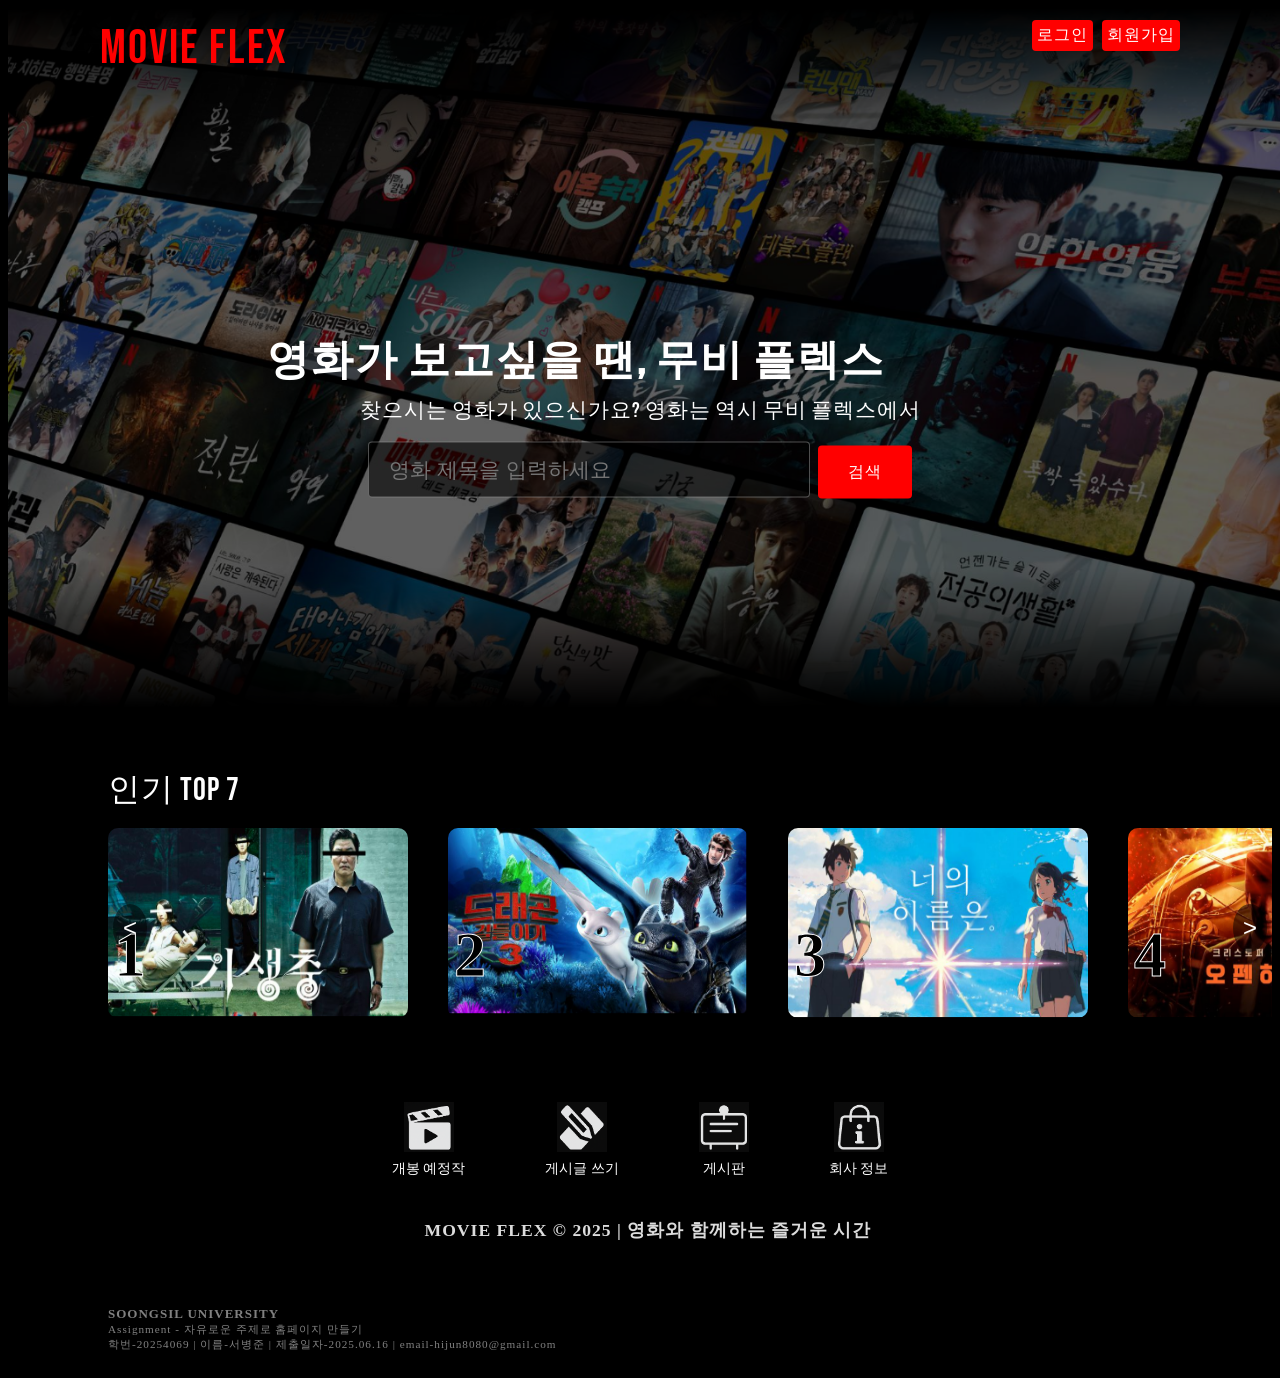
<file: index.html>
<!DOCTYPE html>
<html lang="ko">
<head>
  <meta charset="UTF-8">
  <title>movieflex</title>
  <!-- 구글 폰트 사용 -->
  <link href="https://fonts.googleapis.com/css2?family=Bebas+Neue&display=swap" rel="stylesheet">
  <link rel="stylesheet" href="style.css">
</head>
<body>
  <header>
    <img class="main-img" src="Img/mainImg.png" alt="메인 이미지">
    <div class="logo">movie flex</div>
    <div class="auth-buttons">
      <a href="html/signIn.html"><button class="signIn-btn">로그인</button></a>
      <a href="html/signUp.html"><button class="signUp-btn">회원가입</button></a>
    </div>
  </header>

  <section>
    <div class="main-text">영화가 보고싶을 땐, 무비 플렉스</div>
    <div class="main-text2">찾으시는 영화가 있으신가요? 영화는 역시 무비 플렉스에서</div>
    <div class="search-box">
      <form action="https://www.google.com/search" method="GET" target="_blank">
        <input type="text" name="q" class="search-input" placeholder="영화 제목을 입력하세요">
        <button type="submit" class="search-btn">검색</button>
      </form>
    </div>
  </section>

  <section2>
  <div class="main-text3">인기 Top 7</div>
    <div class="slider-container">
        <button class="slide-btn left">&lt;</button>
        <ul class="best-list">
            <li><span>1</span><a href="html/bestTop-1.html"><img src="Img/Top7/topImg1.png" alt="인기 이미지1"></a></li>
            <li><span>2</span><a href="html/bestTop-2.html"><img src="Img/Top7/topImg2.png" alt="인기 이미지2"></a></li>
            <li><span>3</span><a href="html/bestTop-3.html"><img src="Img/Top7/topImg3.png" alt="인기 이미지3"></a></li>
            <li><span>4</span><a href="html/comminngsoon.html"><img src="Img/Top7/topImg4.png" alt="인기 이미지4"></a></li>
            <li><span>5</span><a href="html/comminngsoon.html"><img src="Img/Top7/topImg5.png" alt="인기 이미지5"></a></li>
            <li><span>6</span><a href="html/comminngsoon.html"><img src="Img/Top7/topImg6.png" alt="인기 이미지6"></a></li>
            <li><span>7</span><a href="html/comminngsoon.html"><img src="Img/Top7/topImg7.png" alt="인기 이미지7"></a></li>
        </ul>
        <button class="slide-btn right">&gt;</button>
    </div>
    <script src="js/slide-btn.js"></script>
  </div>
  </section2>

  <section3>
    <div class="quick-links">
    <a href="html/upCommingMovie.html" class="quick-item">
      <img src="Img/Icon/movieImg.png" alt="개봉 예정작 아이콘">
      <span>개봉 예정작</span>
    </a>
    <a href="html/comminngsoon.html" class="quick-item">
      <img src="Img/Icon/writeImg.png" alt="게시글 쓰기 아이콘">
      <span>게시글 쓰기</span>
    </a>
    <a href="html/comminngsoon.html" class="quick-item">
      <img src="Img/Icon/boardImg.png" alt="게시판 아이콘">
      <span>게시판</span>
    </a>
    <a href="html/comminngsoon.html" class="quick-item">
      <img src="Img/Icon/companyImg.png" alt="회사 정보 아이콘">
      <span>회사 정보</span>
    </a>
  </div>
  </section3>  

  <footer>
    <div class="footer-text">MOVIE FLEX © 2025 | 영화와 함께하는 즐거운 시간</div>
    <div class="footer-text2">
      <span class="footer-bold">SOONGSIL UNIVERSITY</span>
    </div>
    <div class="footer-text2">Assignment - 자유로운 주제로 홈페이지 만들기</div>
    <div class="footer-text2">학번-20254069 | 이름-서병준 | 제출일자-2025.06.16 | email-hijun8080@gmail.com</div>
    <br>
  </footer>
</body>
</html>
</file>
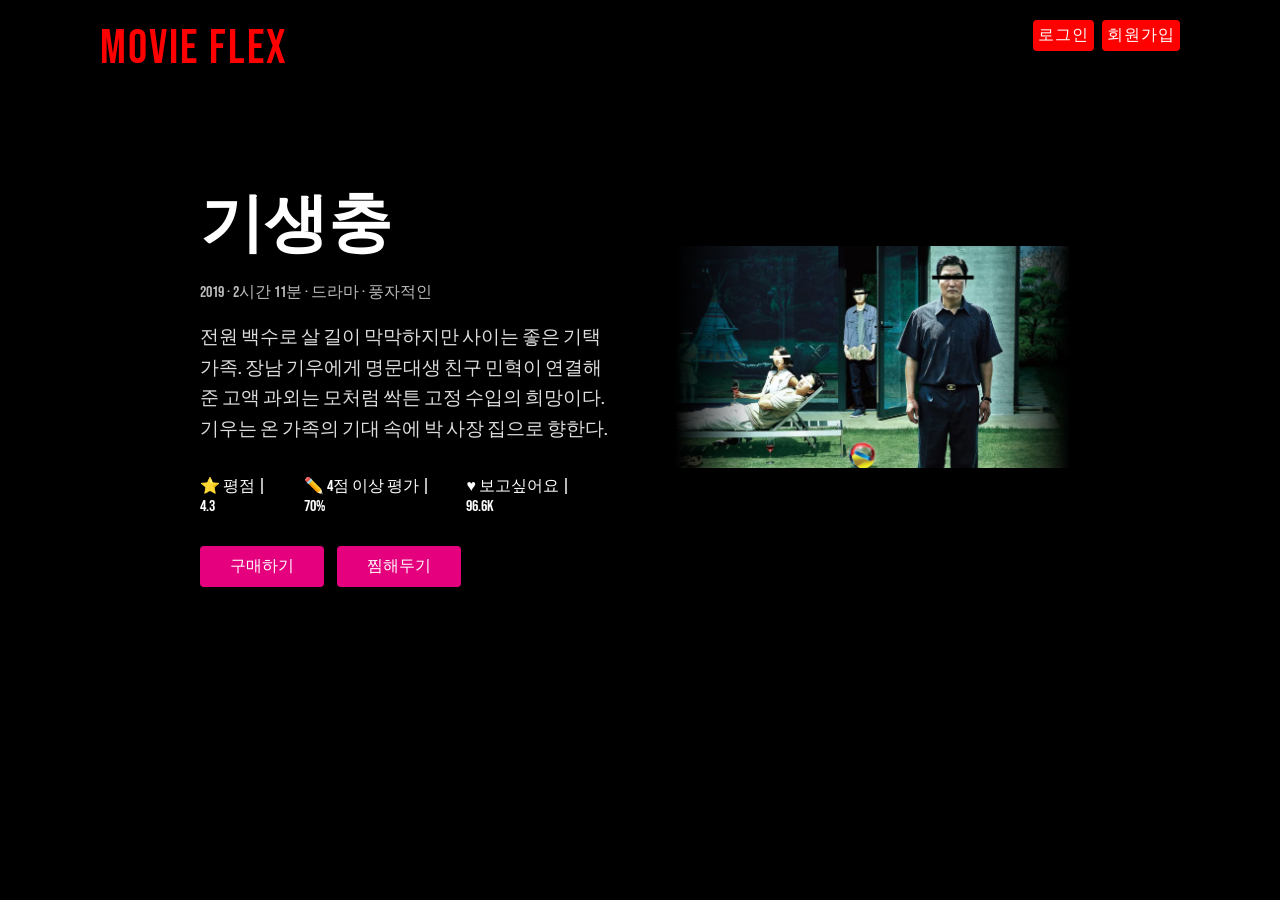
<file: html/bestTop-1.html>
<!DOCTYPE html>
<html lang="ko">
<head>
  <meta charset="UTF-8">
  <title>movieflex</title>
  <!-- 구글 폰트 사용 -->
  <link href="https://fonts.googleapis.com/css2?family=Bebas+Neue&display=swap" rel="stylesheet">
  <link rel="stylesheet" href="../css/bestPage.css">
</head>
<body>
  <header>
    <a href="../index.html" class="logo">movie flex</a>
    <div class="auth-buttons">
      <a href="html/signIn.html"><button class="signIn-btn">로그인</button></a>
      <a href="html/signUp.html"><button class="signUp-btn">회원가입</button></a>
    </div>
  </header>

  <section class="movie-container">
    <div class="movie-info">
      <h2 class="movie-title">기생충</h2>
      <div class="sub-info">
        <span>2019 · 2시간 11분 · 드라마 · 풍자적인</span>
      </div>
      <p class="description">
        전원 백수로 살 길이 막막하지만 사이는 좋은 기택 가족. 장남 기우에게 명문대생 친구 민혁이 연결해 준 고액 과외는 모처럼 싹튼 고정 수입의 희망이다.
        기우는 온 가족의 기대 속에 박 사장 집으로 향한다.
      </p>
      <div class="status">
        <div>⭐ 평점 | 4.3</div>
        <div>✏️ 4점 이상 평가 | 70%</div>
        <div>♥️ 보고싶어요 | 96.6K</div>
        <br>
      </div>
      <div class="buttons">
        <button>구매하기</button>
        <button>찜해두기</button>
      </div>
    </div>

    <div class="movie-poster">
      <img src="../Img/Top7/top1sub.png" alt="기생충 포스터" />
    </div>
  </section>
</body>
</html>
</file>
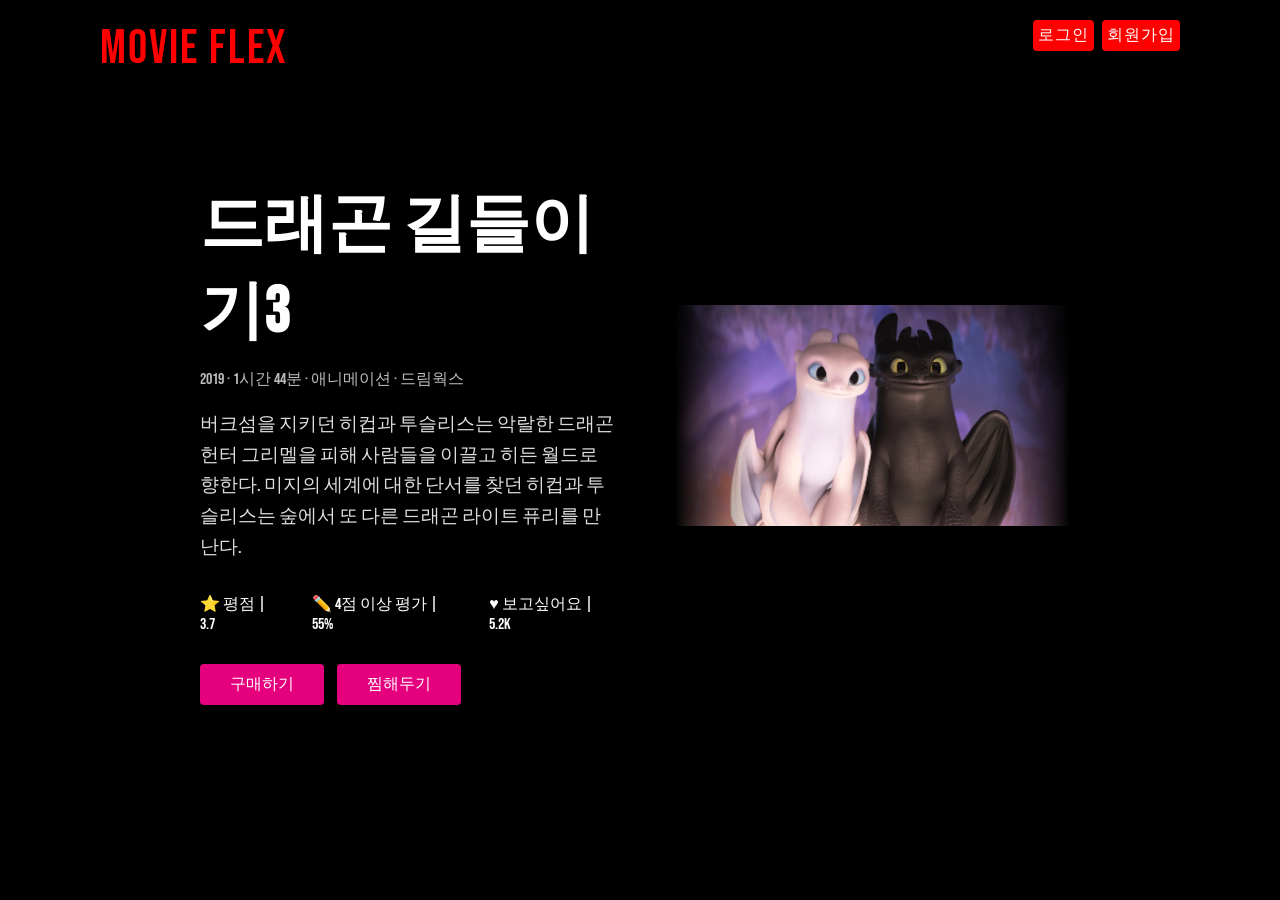
<file: html/bestTop-2.html>
<!DOCTYPE html>
<html lang="ko">
<head>
  <meta charset="UTF-8">
  <title>movieflex</title>
  <!-- 구글 폰트 사용 -->
  <link href="https://fonts.googleapis.com/css2?family=Bebas+Neue&display=swap" rel="stylesheet">
  <link rel="stylesheet" href="../css/bestPage.css">
</head>
<body>
  <header>
    <a href="../index.html" class="logo">movie flex</a>
    <div class="auth-buttons">
      <a href="html/signIn.html"><button class="signIn-btn">로그인</button></a>
      <a href="html/signUp.html"><button class="signUp-btn">회원가입</button></a>
    </div>
  </header>

  <section class="movie-container">
    <div class="movie-info">
      <h2 class="movie-title">드래곤 길들이기3</h2>
      <div class="sub-info">
        <span>2019 · 1시간 44분 · 애니메이션 · 드림웍스</span>
      </div>
      <p class="description">
        버크섬을 지키던 히컵과 투슬리스는 악랄한 드래곤 헌터 그리멜을 피해 사람들을 이끌고 히든 월드로 향한다.
        미지의 세계에 대한 단서를 찾던 히컵과 투슬리스는 숲에서 또 다른 드래곤 라이트 퓨리를 만난다.
      </p>
      <div class="status">
        <div>⭐ 평점 | 3.7</div>
        <div>✏️ 4점 이상 평가 | 55%</div>
        <div>♥️ 보고싶어요 | 5.2K</div>
      </div>
      <div class="buttons">
        <button>구매하기</button>
        <button>찜해두기</button>
      </div>
    </div>

    <div class="movie-poster">
      <img src="../Img/Top7/top2sub.png" alt="드래곤 길들이기3 포스터" />
    </div>
  </section>
</body>
</html>
</file>
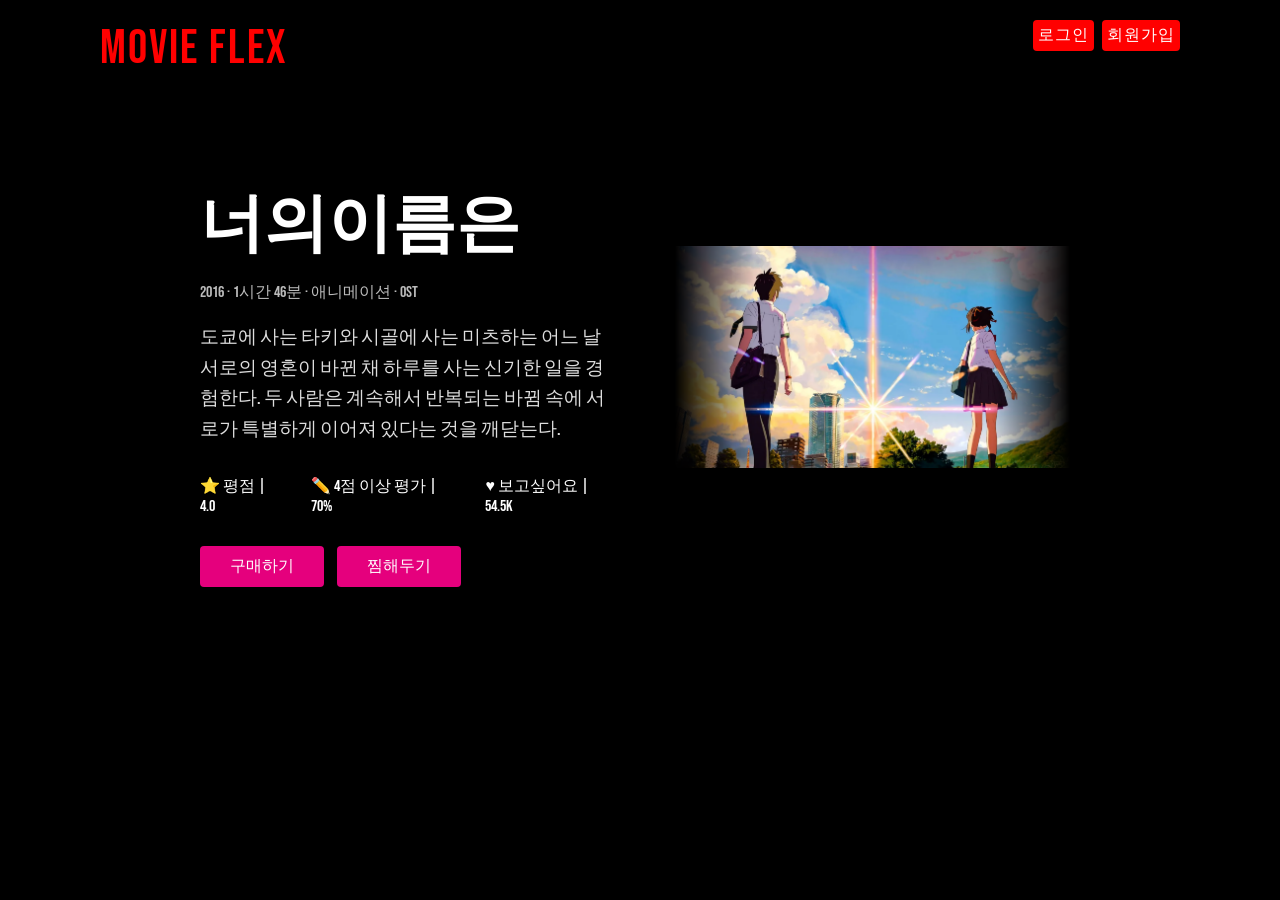
<file: html/bestTop-3.html>
<!DOCTYPE html>
<html lang="ko">
<head>
  <meta charset="UTF-8">
  <title>movieflex</title>
  <!-- 구글 폰트 사용 -->
  <link href="https://fonts.googleapis.com/css2?family=Bebas+Neue&display=swap" rel="stylesheet">
  <link rel="stylesheet" href="../css/bestPage.css">
</head>
<body>
  <header>
    <a href="../index.html" class="logo">movie flex</a>
    <div class="auth-buttons">
      <a href="html/signIn.html"><button class="signIn-btn">로그인</button></a>
      <a href="html/signUp.html"><button class="signUp-btn">회원가입</button></a>
    </div>
  </header>

  <section class="movie-container">
    <div class="movie-info">
      <h2 class="movie-title">너의이름은</h2>
      <div class="sub-info">
        <span>2016 · 1시간 46분 · 애니메이션 · OST</span>
      </div>
      <p class="description">
        도쿄에 사는 타키와 시골에 사는 미츠하는 어느 날 서로의 영혼이 바뀐 채 하루를 사는 신기한 일을 경험한다.
        두 사람은 계속해서 반복되는 바뀜 속에 서로가 특별하게 이어져 있다는 것을 깨닫는다.
      </p>
      <div class="status">
        <div>⭐ 평점 | 4.0</div>
        <div>✏️ 4점 이상 평가 | 70%</div>
        <div>♥️ 보고싶어요 | 54.5K</div>
      </div>
      <div class="buttons">
        <button>구매하기</button>
        <button>찜해두기</button>
      </div>
    </div>

    <div class="movie-poster">
      <img src="../Img/Top7/top3sub.png" alt="너의이름은 포스터" />
    </div>
  </section>
</body>
</html>
</file>
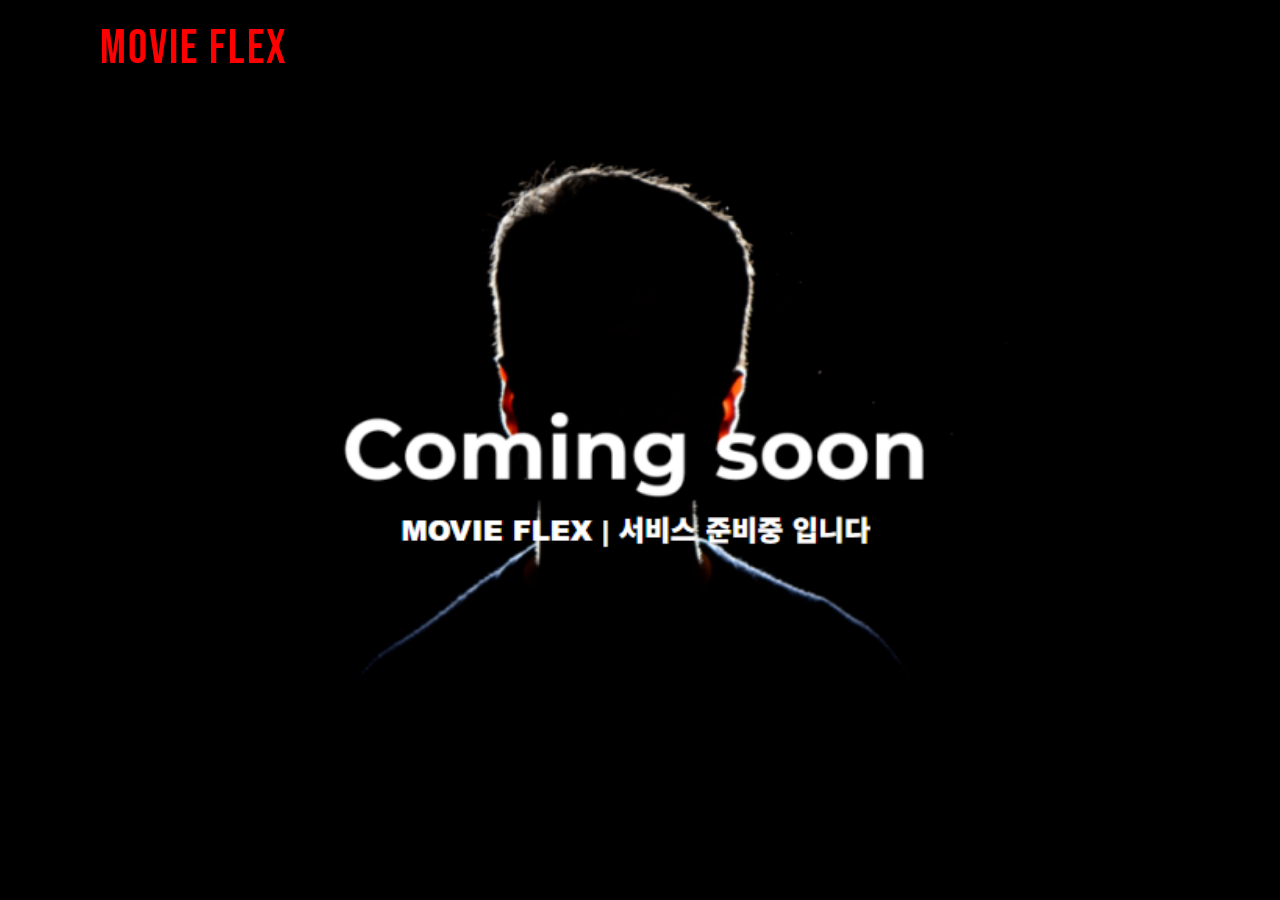
<file: html/comminngsoon.html>
<!DOCTYPE html>
<html lang="ko">
<head>
  <meta charset="UTF-8">
  <title>movieflex</title>
  <!-- 구글 폰트 사용 -->
  <link href="https://fonts.googleapis.com/css2?family=Bebas+Neue&display=swap" rel="stylesheet">
  <link rel="stylesheet" href="../css/commingsoon.css">
</head>
<body>
  <header>
    <img class="main-img" src="../Img/Top7/comingsoonPage.png" alt="메인 이미지">
    <a href="../index.html" class="logo">movie flex</a>
  </header>
</body>
</html>
</file>
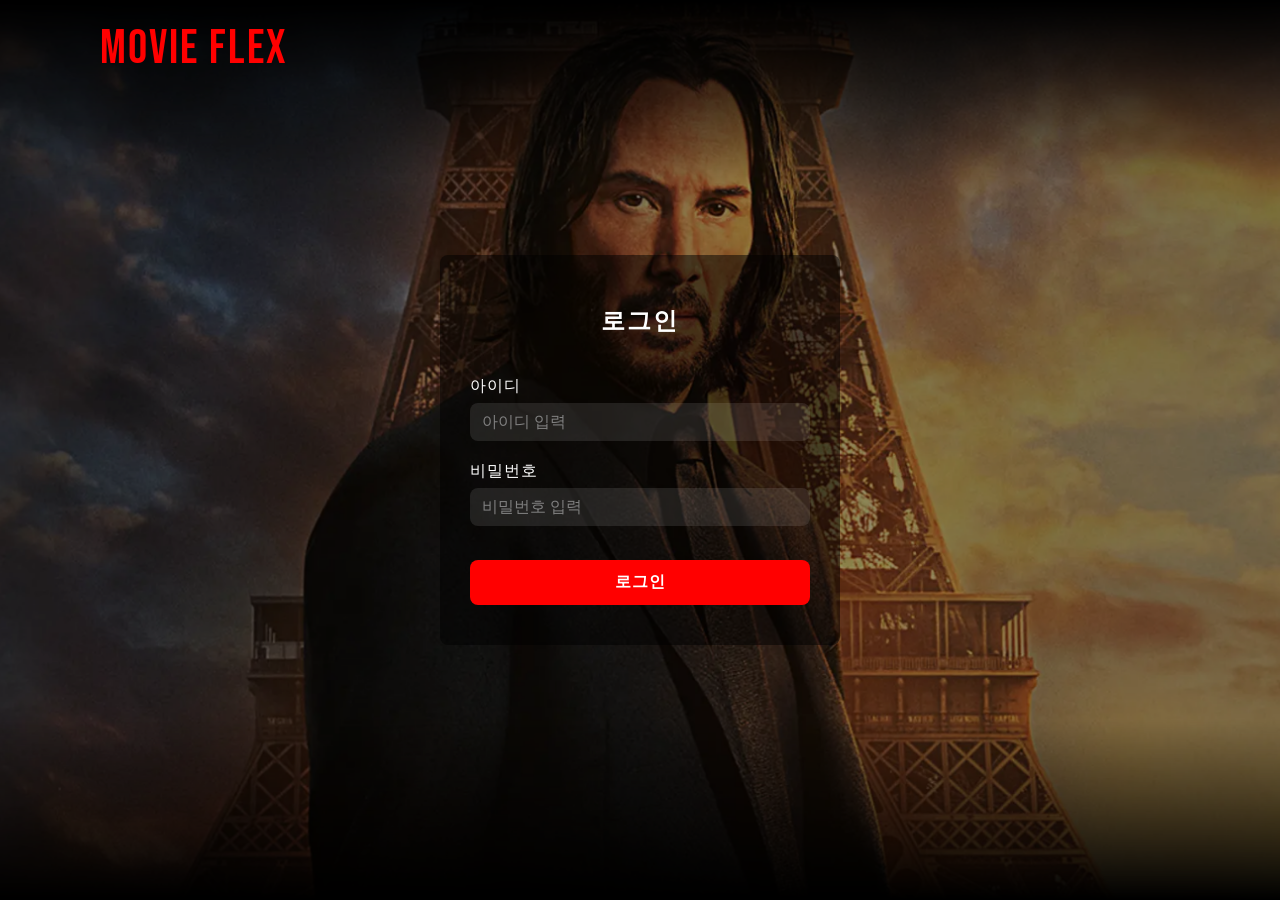
<file: html/signIn.html>
<!DOCTYPE html>
<html lang="ko">
<head>
  <meta charset="UTF-8">
  <title>movieflex</title>
  <!-- 구글 폰트 사용 -->
  <link href="https://fonts.googleapis.com/css2?family=Bebas+Neue&display=swap" rel="stylesheet">
  <link rel="stylesheet" href="../css/auth.css">
</head>
<body>
  <header>
    <img class="main-img" src="../Img/auth/signIn.png" alt="메인 이미지">
    <a href="../index.html" class="logo">movie flex</a>
  </header>

  <section>
    <div class="signup-container">
      <h2>로그인</h2>
      <label for="userid">아이디</label>
      <input type="text" id="userId" placeholder="아이디 입력">
      
      <label for="password">비밀번호</label>
      <input type="password" id="password" placeholder="비밀번호 입력">
      
      <button class="signup-btn">로그인</button>
      <script src="../js/auth.js"></script>
    </div>
  </section>
</body>
</html>
</file>
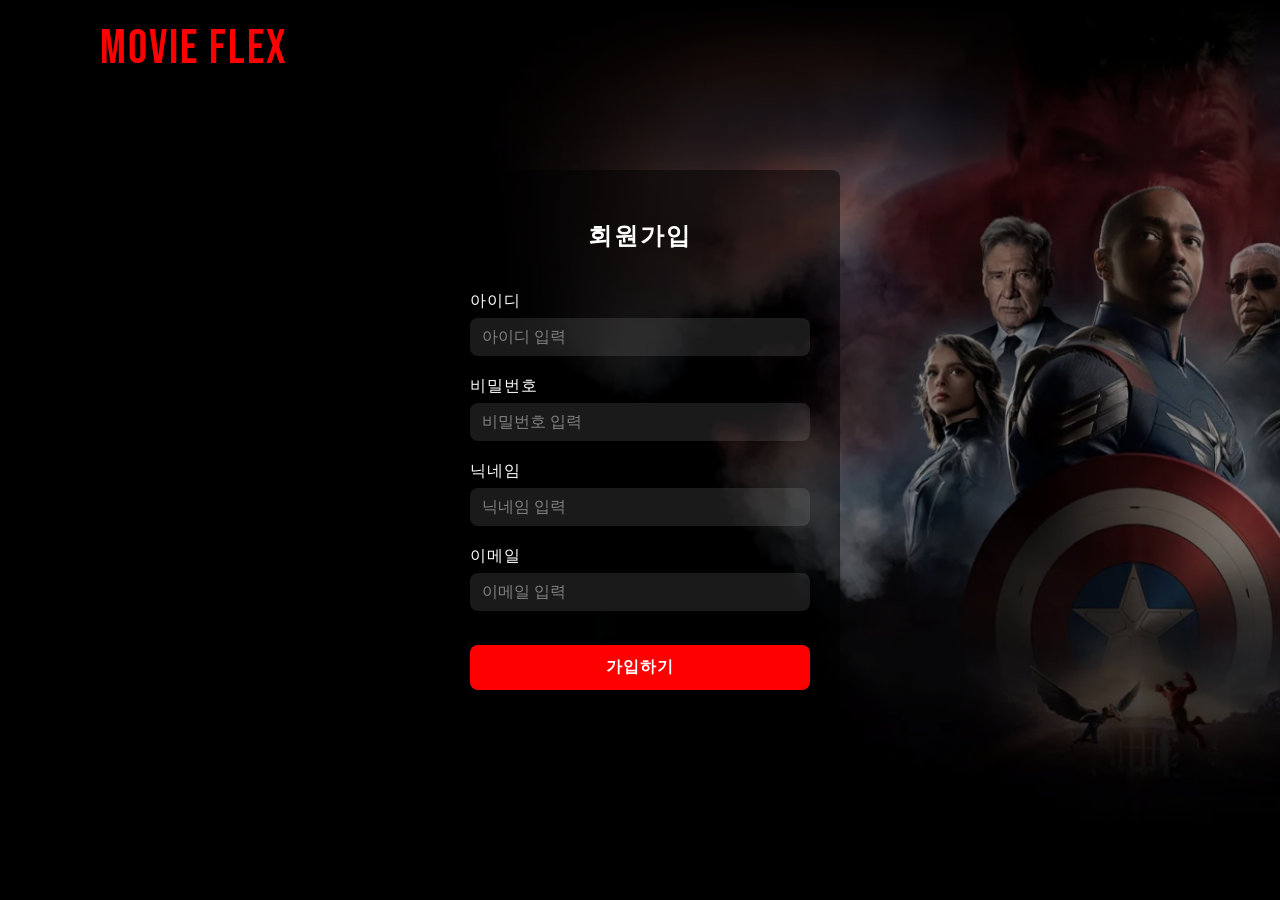
<file: html/signUp.html>
<!DOCTYPE html>
<html lang="ko">
<head>
  <meta charset="UTF-8">
  <title>movieflex</title>
  <!-- 구글 폰트 사용 -->
  <link href="https://fonts.googleapis.com/css2?family=Bebas+Neue&display=swap" rel="stylesheet">
  <link rel="stylesheet" href="../css/auth.css">
</head>
<body>
  <header>
    <img class="main-img" src="../Img/auth/signUp.png" alt="메인 이미지">
    <a href="../index.html" class="logo">movie flex</a>
  </header>

  <section>
    <div class="signup-container">
      <h2>회원가입</h2>
      <label for="userid">아이디</label>
      <input type="text" id="userId" placeholder="아이디 입력">
      
      <label for="password">비밀번호</label>
      <input type="password" id="password" placeholder="비밀번호 입력">
      
      <label for="nickname">닉네임</label>
      <input type="text" id="nickName" placeholder="닉네임 입력">
      
      <label for="email">이메일</label>
      <input type="email" id="email" placeholder="이메일 입력">
      
      <button class="signup-btn">가입하기</button>

      <script src="../js/auth.js"></script>
    </div>
  </section>
</body>
</html>
</file>
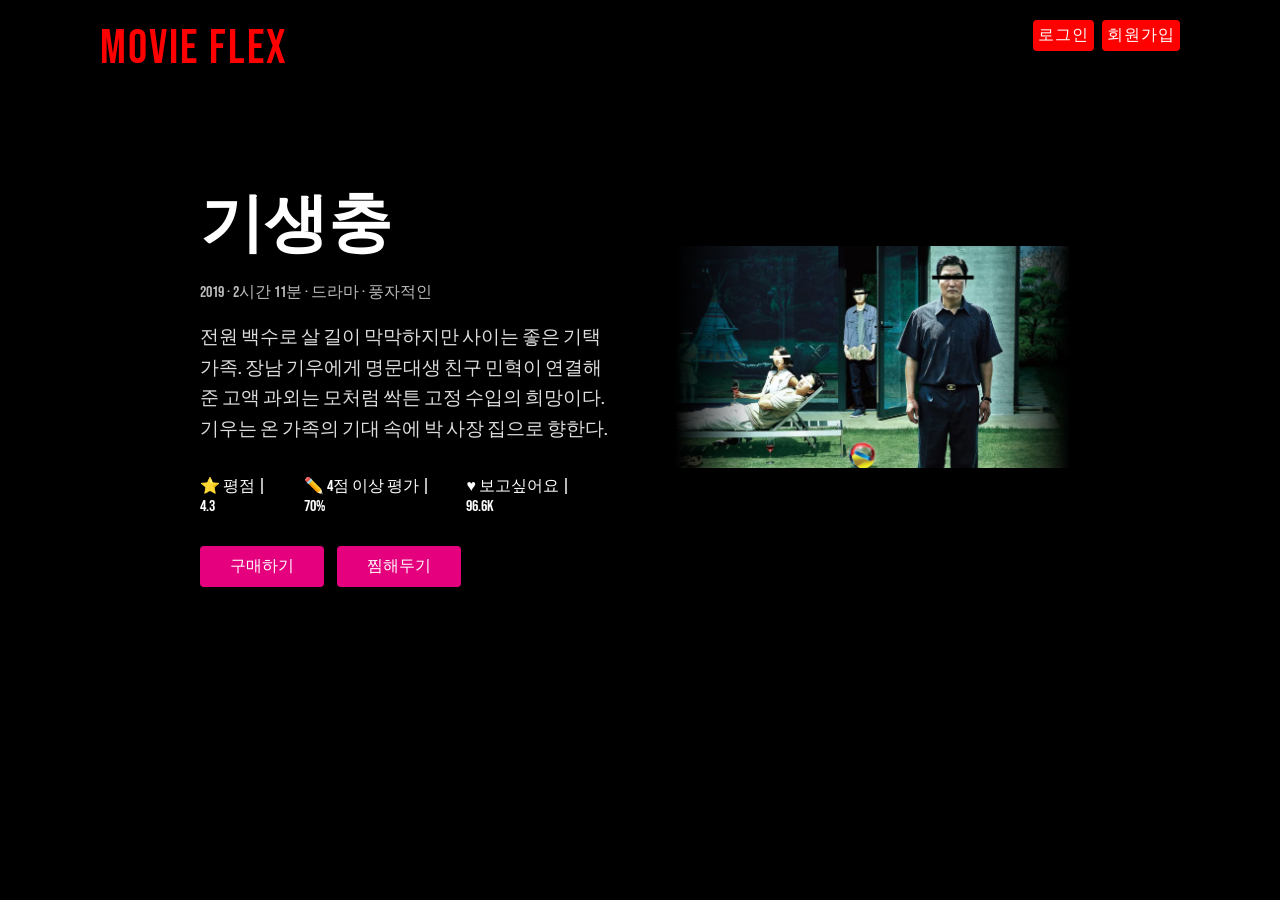
<file: html/top-1.html>
<!DOCTYPE html>
<html lang="ko">
<head>
  <meta charset="UTF-8">
  <title>movieflex</title>
  <!-- 구글 폰트 사용 -->
  <link href="https://fonts.googleapis.com/css2?family=Bebas+Neue&display=swap" rel="stylesheet">
  <link rel="stylesheet" href="/css/bestPage.css">
</head>
<body>
  <header>
    <a href="../index.html" class="logo">movie flex</a>
    <div class="auth-buttons">
      <a href="/html/signIn.html"><button class="signIn-btn">로그인</button></a>
      <a href="/html/signUp.html"><button class="signUp-btn">회원가입</button></a>
    </div>
  </header>

  <section class="movie-container">
    <div class="movie-info">
      <h2 class="movie-title">기생충</h2>
      <div class="sub-info">
        <span>2019 · 2시간 11분 · 드라마 · 풍자적인</span>
      </div>
      <p class="description">
        전원 백수로 살 길이 막막하지만 사이는 좋은 기택 가족. 장남 기우에게 명문대생 친구 민혁이 연결해 준 고액 과외는 모처럼 싹튼 고정 수입의 희망이다.
        기우는 온 가족의 기대 속에 박 사장 집으로 향한다.
      </p>
      <div class="status">
        <div>⭐ 평점 | 4.3</div>
        <div>✏️ 4점 이상 평가 | 70%</div>
        <div>♥️ 보고싶어요 | 96.6K</div>
        <br>
      </div>
      <div class="buttons">
        <button>구매하기</button>
        <button>찜해두기</button>
      </div>
    </div>

    <div class="movie-poster">
      <img src="/Img/Top7/top1sub.png" alt="기생충 포스터" />
    </div>
  </section>
</body>
</html>
</file>
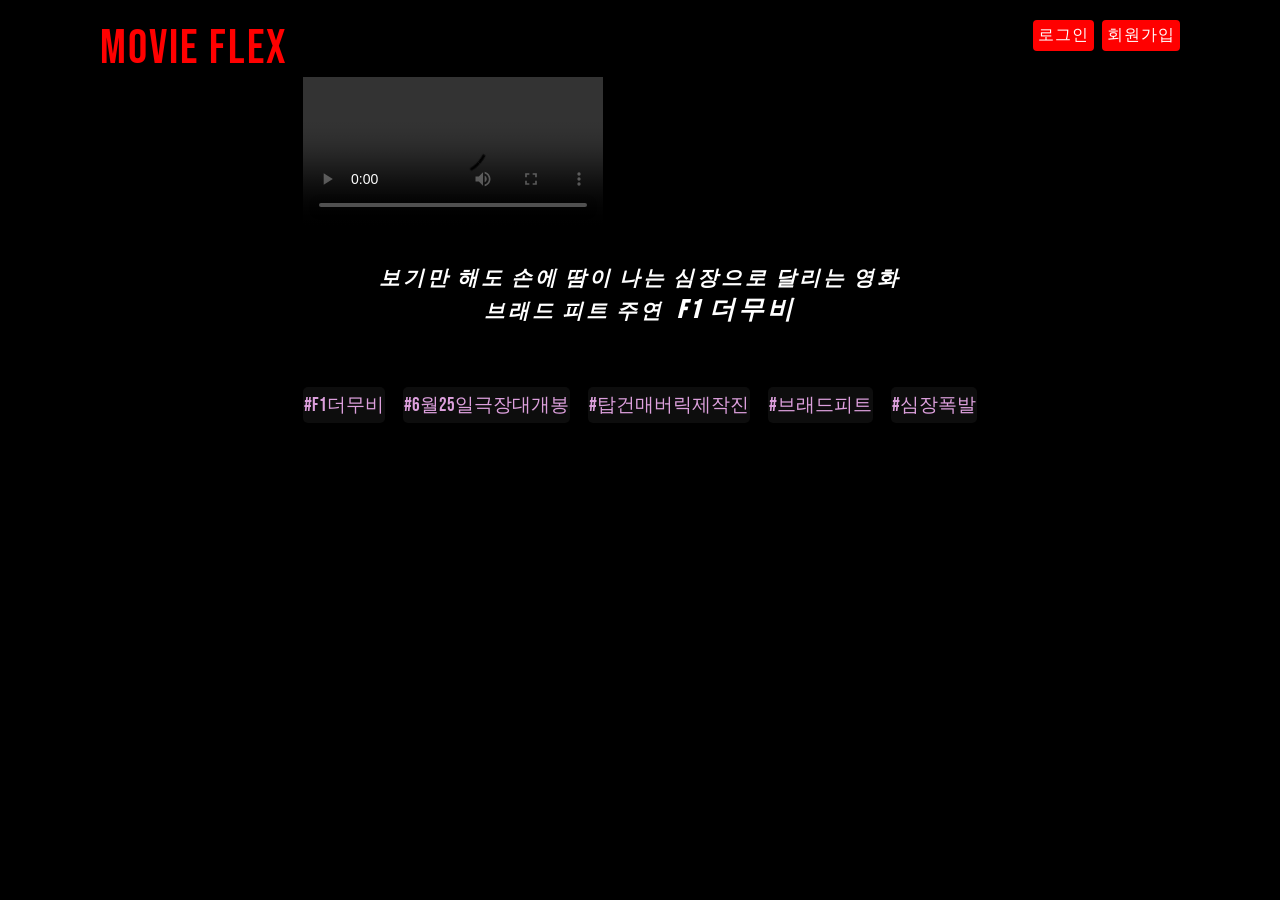
<file: html/upCommingMovie.html>
<!DOCTYPE html>
<html lang="ko">
<head>
  <meta charset="UTF-8">
  <title>movieflex-F1 더무비</title>
  <!-- 구글 폰트 사용 -->
  <link href="https://fonts.googleapis.com/css2?family=Bebas+Neue&display=swap" rel="stylesheet">
  <link rel="stylesheet" href="../css/upCommingMovie.css">
</head>
<body>
  <header>
    <a href="../index.html" class="logo">movie flex</a>
    <div class="auth-buttons">
      <a href="signIn.html"><button class="signIn-btn">로그인</button></a>
      <a href="signUp.html"><button class="signUp-btn">회원가입</button></a>
    </div>
  </header>


  <div class="movie-detail">
    <div class="movie-video">
      <video controls>
        <source src="../movie/F1.mp4" type="video/mp4" />
      </video>
    </div>
    <div class="movie-description">
      보기만 해도 손에 땀이 나는
      심장으로 달리는 영화<br>
      브래드 피트 주연 <span class="movie-title">&nbsp;F1 더무비</span>
    </div>
    <div class="hashtags">
      <a href="#">#F1더무비</a>
      <a href="#">#6월25일극장대개봉</a>
      <a href="#">#탑건매버릭제작진</a>
      <a href="#">#브래드피트</a>
      <a href="#">#심장폭발</a>
    </div>
  </div>
</body>
</html>
</file>
<file: style.css>
body {
  background-color: black;
  overflow-x: hidden; /* 가로 스크롤바 제거 */
}
/* header */
.main-img {
  width: 100vw;        
  height: 700px;      
  object-fit: cover;   /* 비율 유지*/
  opacity: 0.5;        /* 투명도 0~1 */
  display: block;      /* 불필요한 여백 제거 */

  /* mask를 사용하여 이미지 아래로 갈 수록 그라데이션 */
  mask-image: linear-gradient(to bottom, transparent 0%, black 20%, black 80%, transparent 100%); /* 0~20 투명, 80~100 투명 */
  -webkit-mask-image: linear-gradient(to bottom, transparent 0%, black 20%, black 80%, transparent 100%);
}
.logo { 
  position: absolute;         /* 위치를 고정 */
  top: 20px;                
  left: 100px;               
  color: red;
  font-family: 'Bebas Neue', sans-serif;
  font-size: 3rem;
  letter-spacing: 2px; /* 글자 사이 간격 */
  text-transform: uppercase;
}
.auth-buttons{
  position: absolute;
  top: 20px;
  right: 100px;
}
.auth-buttons a {
  text-decoration: none;
}
.signIn-btn, .signUp-btn {
  padding: 5px 5px;
  margin-left: 5px;
  font-size: 1rem;
  background: red;
  color: white;
  border: none;
  border-radius: 4px;
  cursor: pointer;
  letter-spacing: 1px;
  transition: background 0.2s;
}

.signIn-btn:hover, .signUp-btn:hover {
  background: #b00610;
}

/* section */
.main-text { 
  position: absolute;
  top: 40%;
  left: 45%;
  transform: translate(-50%, -50%); /* 가로세로 중앙 정렬 */
  color: white;
  font-family: 'Bebas Neue', sans-serif;
  font-size: 42px;
  font-weight: bold; /* 굵게 */
  letter-spacing: 2px;
}
.main-text2 {
  position: absolute;
  top: 40%;
  left: 50%;
  transform: translate(-50%, -50%);
  color: white;
  font-family: 'Bebas Neue', sans-serif;
  font-size: 21px;
  margin-top: 50px; 
  letter-spacing: 1px;
}

.search-box {
  position: absolute;
  margin-top: 110px;
  top: 40%;
  left: 50%;
  transform: translate(-50%, -50%);
  font-family: 'Bebas Neue', sans-serif;
}
.search-input {
  padding: 15px 20px;
  font-size: 1.3rem;
  background: rgba(0,0,0,0.6);
  color: white;
  border: 1px solid rgba(255,255,255,0.3);
  border-radius: 4px;
  width: 400px;
}
.search-btn {
  padding: 16px 30px;
  margin-left: 5px;
  font-size: 1rem;
  background: red;
  color: white;
  border: none;
  border-radius: 4px;
  cursor: pointer;
  letter-spacing: 1px;
  transition: background 0.2s;
}
.search-btn:hover {
  background: #b00610;
}

/* section2 */
.main-text3{
  margin-left: 100px;     
  margin-top: 60px;
  font-family: 'Bebas Neue', sans-serif;
  font-size: 2rem;
  color: white;
  letter-spacing: 1px;
}

.best-list {
  display: flex;
  list-style: none;
  margin-bottom: 5rem;
  padding: 0;
  gap: 40px; /* 이미지 사이 간격 */
  cursor: default;
}
.best-list li {
  position: relative; /* span 요소의 absolute positioning 기준점 */
}
.best-list a {
  cursor: default;
}
.best-list span {
  position: absolute;
  top: 7vw; /* 원하는 세로 위치로 조정 */
  left: 6px; 
  font-size: 4rem; 
  font-weight: bold;
  z-index: 1; /* 이미지가 span을 가리지 않도록 */
  color: black; 
  -webkit-text-stroke: 1px white; 
}

.best-list img {
  width: 300px;
  height: 190px;
  border-radius: 10px;
  transition: transform 0.3s;
}
.best-list img:hover {
  transform: scale(1.05);
  transition: transform 0.5s;
}
.slider-container {
  position: relative;
  margin-left: 100px;
  overflow: hidden;
  width: calc(100% - 100px);
  max-width: 1300px;
}
.slide-btn {
  position: absolute;
  top:40%;
  transform: translateY(-50%);
  background-color: rgba(0,0,0,0.5);
  color: white;
  border: none;
  padding: 10px;
  cursor: pointer;
  font-size: 1.5rem;
  z-index: 1;
  border-radius: 50%;
}
.slide-btn.left {
  left: 5px; 
}
.slide-btn.right {
  right: 5px; 
}

/* section3 */
.quick-links {
  display: flex;
  justify-content: center; /* 로고 가운데 정렬 */
  gap: 80px;
  margin-bottom: 40px;
}

.quick-item {
  display: flex;
  flex-direction: column;
  align-items: center;
  text-decoration: none;
  color: white;
  font-size: 14px;
  transition: transform 0.2s;
}

.quick-item img {
  width: 50px;
  height: 50px;
  margin-bottom: 8px;
}

.quick-item:hover {
  transform: scale(1.1);
  color: orange;
}

/* footer */
footer {
  width: 100vw;
  background: black;
  text-align: center;
  letter-spacing: 1px;
  text-align: left;
}
.footer-bold {
  font-weight: bold;
  font-size: small;
}
.footer-text {
  color: gainsboro;
  font-size: 1.1rem;
  font-weight: bold;
  margin-bottom: 5vw;
  text-align: center;
}
.footer-text2{
  position: relative; 
  left: 100px;
  color: gray;
  font-size: 0.7rem;
  font-weight: normal;
  left: 100px;  
}
</file>
<file: css/bestPage.css>
body {
  background-color: black;
  color: white;
  margin: 0;
  font-family: 'Bebas Neue', sans-serif;
}
.logo { 
  position: absolute;         /* 위치를 고정 */
  top: 20px;                
  left: 100px;               
  color: red;
  font-family: 'Bebas Neue', sans-serif;
  font-size: 3rem;
  letter-spacing: 2px; /* 글자 사이 간격 */
  text-transform: uppercase;
  text-decoration: none;
}
.auth-buttons{
  position: absolute;
  top: 20px;
  right: 100px;
}
.auth-buttons a {
  text-decoration: none;
}
.signIn-btn, .signUp-btn {
  padding: 5px 5px;
  margin-left: 5px;
  font-size: 1rem;
  background: red;
  color: white;
  border: none;
  border-radius: 4px;
  cursor: pointer;
  letter-spacing: 1px;
  transition: background 0.2s;
}
.signIn-btn:hover, .signUp-btn:hover {
  background: #b00610;
}


.movie-container {
  margin-top: 6%;
  display: flex;
  gap: 50px;
  padding: 50px 100px;
  align-items: center;
  margin-left: 100px;
  margin-right: 100px;
}


.movie-info {
  flex: 1;
}

.movie-title {
  font-size: 4rem;
  margin-bottom: 15px;
}

.sub-info {
  color: #bbb;
  margin-bottom: 20px;
  font-size: 1rem;
}

.description {
  font-size: 1.2rem;
  color: #ddd;
  line-height: 1.6;
  margin-bottom: 30px;
}
.status {
  display: flex;
  gap: 30px;
  font-size: 1rem;
  margin-bottom: 30px;
}
.buttons button {
  background-color: #e5007d;
  color: white;
  border: none;
  padding: 10px 30px;
  font-size: 1rem;
  margin-right: 10px;
  border-radius: 4px;
  cursor: pointer;
}
.movie-poster {
  flex: 1;
  display: flex;
  align-items: center;
  justify-content: center;
}
.movie-poster img {
  width: 95%; 
  max-width: 700px; 
  height: auto;
  mask-image: linear-gradient(to right, transparent 0%, black 20%, black 80%, transparent 100%);
  -webkit-mask-image: linear-gradient(to right, transparent 0%, black 20%, black 80%, transparent 100%);
}
</file>
<file: css/commingsoon.css>
body {
  background-color: black;
}
.logo { 
  position: absolute;        
  top: 20px;                
  left: 100px;               
  color: red;
  font-family: 'Bebas Neue', sans-serif;
  font-size: 3rem;
  letter-spacing: 2px; 
  text-transform: uppercase;
  text-decoration: none;
}
.main-img {
  position: fixed;
  inset: 0; /*top: 0; right: 0; bottom: 0; left: 0; - 이미지가 꽉 차게 만들어주기 위해 사용 */
  width: 100vw;
  height: 100vh;
  object-fit: cover;
  display: block;
  z-index: -1;
  mask-image: linear-gradient(to bottom, transparent 0%, black 20%, black 80%, transparent 100%);
  -webkit-mask-image: linear-gradient(to bottom, transparent 0%, black 20%, black 80%, transparent 100%);
}
</file>
<file: css/auth.css>
body {
  background-color: black;
  display: flex;
  min-height: 100vh;
  margin: 0;   
  /* 가로 세로 정렬 */
  align-items: center;
  justify-content: center;
}
.main-img {
  position: fixed;
  inset: 0; /*top: 0; right: 0; bottom: 0; left: 0; - 이미지가 꽉 차게 만들어주기 위해 사용 */
  width: 100vw;
  height: 100vh;
  object-fit: cover;
  opacity: 0.6;
  display: block;
  z-index: -1;
  mask-image: linear-gradient(to bottom, transparent 0%, black 20%, black 80%, transparent 100%);
  -webkit-mask-image: linear-gradient(to bottom, transparent 0%, black 20%, black 80%, transparent 100%);
}
.logo { 
  position: absolute;        
  top: 20px;                
  left: 100px;               
  color: red;
  font-family: 'Bebas Neue', sans-serif;
  font-size: 3rem;
  letter-spacing: 2px; 
  text-transform: uppercase;
  text-decoration: none;
}

.signup-container {
  background: rgba(0, 0, 0, 0.5); /* 검정 투명 */
  border-radius: 8px;
  padding: 30px 30px 40px 30px;
  width: 340px;
  display: flex;
  flex-direction: column;
}
.signup-container h2 {
  color: white;
  text-align: center;
  margin-bottom: 25px;
  letter-spacing: 2px;
}
.signup-container label {
  color: white;
  margin-bottom: 6px;
  margin-top: 14px;
  font-size: 1rem;
  letter-spacing: 1px;
}
.signup-container input {
  padding: 10px 12px;
  border: none;
  border-radius: 8px;
  margin-bottom: 6px;
  font-size: 1rem;
  background: rgba(255,255,255,0.1);
  color: white;
  outline: none;
}
.signup-container input::placeholder {
  color: gray;
}

.signup-btn {
  margin-top: 28px;
  padding: 12px;
  border: none;
  border-radius: 8px;
  background: red;
  color: white;
  font-size: 1.0rem;
  font-weight: bold;
  letter-spacing: 1px;
  cursor: pointer;
  transition: background 0.2s;
}
</file>
<file: css/upCommingMovie.css>
body {
  background-color: black;
  color: white;
  margin: 0;
  font-family: 'Bebas Neue', sans-serif;
  display: flex;
  justify-content: center;  
}
header {
  position: absolute;
  width: 100%;
  top: 0;
  left: 0;
}
.logo {
  position: absolute;
  top: 20px;
  left: 100px;
  color: red;
  font-family: 'Bebas Neue', sans-serif;
  font-size: 3rem;
  letter-spacing: 2px;
  text-transform: uppercase;
  text-decoration: none;
}
.auth-buttons {
  position: absolute;
  top: 20px;
  right: 100px;
}
.auth-buttons a {
  text-decoration: none;
}
.signIn-btn, .signUp-btn {
  padding: 5px 5px;
  margin-left: 5px;
  font-size: 1rem;
  background: red;
  color: white;
  border: none;
  border-radius: 4px;
  cursor: pointer;
  letter-spacing: 1px;
  transition: background 0.2s;
}
.signIn-btn:hover, .signUp-btn:hover {
  background: #b00610;
}


.movie-detail {
  margin-top: 6%;
  display: flex;
  flex-direction: column;
  align-items: center;
}
.movie-video {
  width: 100%;
  margin-bottom: 2rem;
}
.movie-description {
  width: 100%;
  text-align: center;
  font-size: 1.3rem;
  letter-spacing: 3px;
  font-weight: bold;
  font-style: italic; 
  color: #fff;
}
.movie-description .movie-title {
  font-size: 1.6rem;
}
.hashtags {
  display: flex;
  justify-content: center;
  gap: 18px;
  margin-top: 4%;
}
.hashtags a {
  font-size: 1.2rem;
  color: plum;
  text-decoration: none;
  padding: 5px 1px;
  border-radius: 5px;
  margin-top: 5%;
  background-color: rgba(255, 255, 255, 0.05);
  transition: background-color 0.3s;
}
.hashtags a:hover {
  background-color: rgba(255, 255, 255, 0.2);
}
</file>
